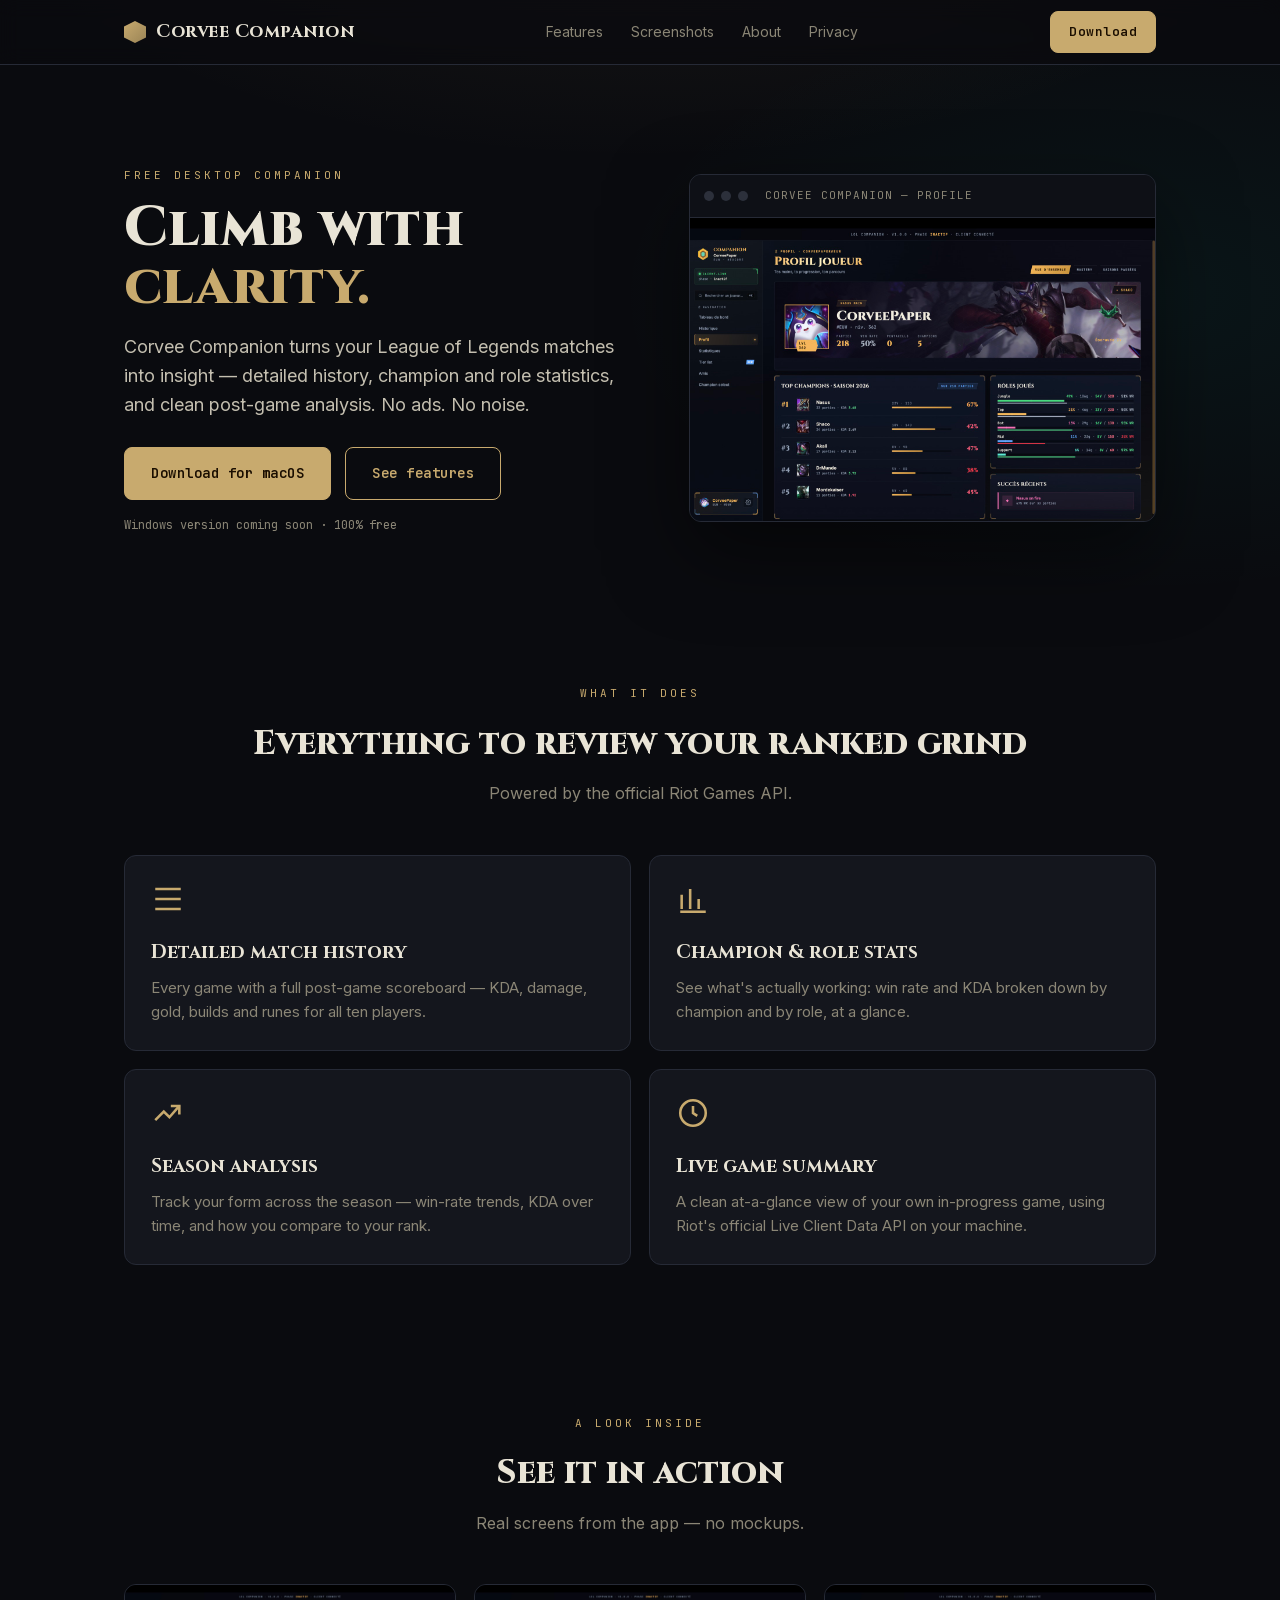
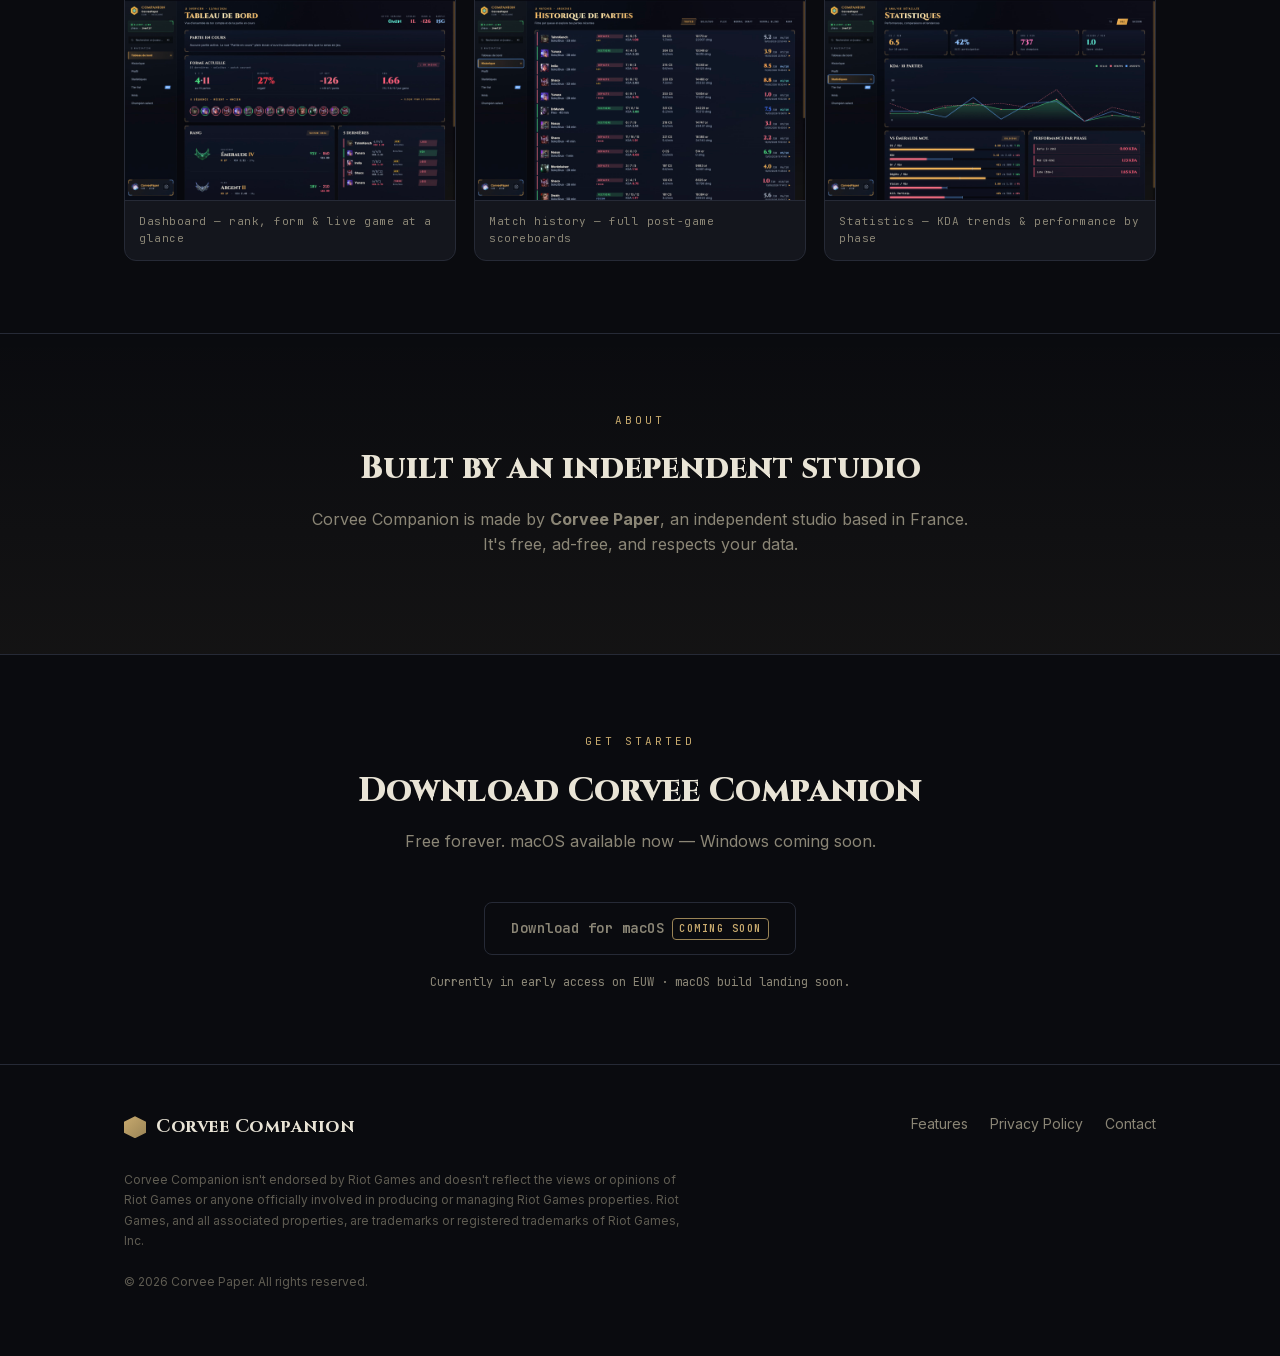
<file: index.html>
<!DOCTYPE html>
<html lang="en">
<head>
  <meta charset="UTF-8" />
  <meta name="viewport" content="width=device-width, initial-scale=1.0" />
  <title>Corvee Companion — Track your League of Legends ranked performance</title>
  <meta name="description" content="Corvee Companion is a free desktop app that turns your League of Legends matches into insight: detailed history, champion and role stats, and post-game analysis. By Corvee Paper." />
  <link rel="stylesheet" href="fonts.css" />
  <link rel="stylesheet" href="style.css" />
</head>
<body>

  <header class="nav">
    <div class="wrap nav-inner">
      <a class="brand" href="/"><span class="mark"></span> Corvee Companion</a>
      <nav class="nav-links">
        <a href="#features">Features</a>
        <a href="#screenshots">Screenshots</a>
        <a href="#about">About</a>
        <a href="privacy.html">Privacy</a>
      </nav>
      <a class="btn btn-primary" href="#download">Download</a>
    </div>
  </header>

  <main>
    <!-- Hero -->
    <section class="hero">
      <div class="wrap hero-grid">
        <div>
          <span class="kicker">Free desktop companion</span>
          <h1>Climb with <span class="accent">clarity.</span></h1>
          <p class="lead">Corvee Companion turns your League of Legends matches into insight — detailed history, champion and role statistics, and clean post-game analysis. No ads. No noise.</p>
          <div class="hero-cta">
            <a class="btn btn-primary btn-lg" href="#download">Download for macOS</a>
            <a class="btn btn-lg" href="#features">See features</a>
          </div>
          <p class="hero-note">Windows version coming soon · 100% free</p>
        </div>

        <!-- Real app screenshot (player profile) -->
        <div class="mock">
          <div class="mock-bar"><i></i><i></i><i></i><span class="ttl">CORVEE COMPANION — PROFILE</span></div>
          <img class="mock-shot" src="img/profil.jpg" width="1600" height="1041" loading="eager"
               alt="Corvee Companion — player profile showing rank, top champions and role statistics" />
        </div>
      </div>
    </section>

    <!-- Features -->
    <section id="features">
      <div class="wrap">
        <div class="section-head">
          <span class="kicker">What it does</span>
          <h2>Everything to review your ranked grind</h2>
          <p>Powered by the official Riot Games API.</p>
        </div>
        <div class="features">
          <div class="feature">
            <svg class="ic" viewBox="0 0 24 24" fill="none" stroke="currentColor" stroke-width="1.8"><path d="M3 5h18M3 12h18M3 19h18"/></svg>
            <h3>Detailed match history</h3>
            <p>Every game with a full post-game scoreboard — KDA, damage, gold, builds and runes for all ten players.</p>
          </div>
          <div class="feature">
            <svg class="ic" viewBox="0 0 24 24" fill="none" stroke="currentColor" stroke-width="1.8"><path d="M4 19V9m6 10V5m6 14v-7"/><path d="M3 21h18"/></svg>
            <h3>Champion &amp; role stats</h3>
            <p>See what's actually working: win rate and KDA broken down by champion and by role, at a glance.</p>
          </div>
          <div class="feature">
            <svg class="ic" viewBox="0 0 24 24" fill="none" stroke="currentColor" stroke-width="1.8"><path d="M3 17l6-6 4 4 7-8"/><path d="M14 7h6v6"/></svg>
            <h3>Season analysis</h3>
            <p>Track your form across the season — win-rate trends, KDA over time, and how you compare to your rank.</p>
          </div>
          <div class="feature">
            <svg class="ic" viewBox="0 0 24 24" fill="none" stroke="currentColor" stroke-width="1.8"><circle cx="12" cy="12" r="9"/><path d="M12 7v5l3 2"/></svg>
            <h3>Live game summary</h3>
            <p>A clean at-a-glance view of your own in-progress game, using Riot's official Live Client Data API on your machine.</p>
          </div>
        </div>
      </div>
    </section>

    <!-- Screenshots -->
    <section id="screenshots">
      <div class="wrap">
        <div class="section-head">
          <span class="kicker">A look inside</span>
          <h2>See it in action</h2>
          <p>Real screens from the app — no mockups.</p>
        </div>
        <div class="shots">
          <figure class="shot">
            <img src="img/dashboard.jpg" width="1600" height="1041" loading="lazy"
                 alt="Dashboard showing current rank, recent form and live game overview" />
            <figcaption>Dashboard — rank, form &amp; live game at a glance</figcaption>
          </figure>
          <figure class="shot">
            <img src="img/history.jpg" width="1600" height="1041" loading="lazy"
                 alt="Match history with detailed post-game scoreboards" />
            <figcaption>Match history — full post-game scoreboards</figcaption>
          </figure>
          <figure class="shot">
            <img src="img/stats.jpg" width="1600" height="1041" loading="lazy"
                 alt="Season statistics with KDA trends and performance breakdown" />
            <figcaption>Statistics — KDA trends &amp; performance by phase</figcaption>
          </figure>
        </div>
      </div>
    </section>

    <!-- About -->
    <section id="about" class="band">
      <div class="wrap">
        <span class="kicker">About</span>
        <h2>Built by an independent studio</h2>
        <p>Corvee Companion is made by <strong>Corvee Paper</strong>, an independent studio based in France.<br/>It's free, ad-free, and respects your data.</p>
      </div>
    </section>

    <!-- Download -->
    <section id="download">
      <div class="wrap">
        <div class="section-head">
          <span class="kicker">Get started</span>
          <h2>Download Corvee Companion</h2>
          <p>Free forever. macOS available now — Windows coming soon.</p>
        </div>
        <div style="text-align:center">
          <span class="btn btn-lg btn-soon">Download for macOS <span class="soon-tag">COMING SOON</span></span>
          <p class="hero-note" style="margin-top:18px">Currently in early access on EUW · macOS build landing soon.</p>
        </div>
      </div>
    </section>
  </main>

  <footer>
    <div class="wrap">
      <div class="foot-grid">
        <div class="brand"><span class="mark"></span> Corvee Companion</div>
        <nav class="foot-links">
          <a href="#features">Features</a>
          <a href="privacy.html">Privacy Policy</a>
          <a href="mailto:contact@corveepaper.fr">Contact</a>
        </nav>
      </div>
      <p class="disclaimer">
        Corvee Companion isn't endorsed by Riot Games and doesn't reflect the views or opinions of Riot Games or anyone officially involved in producing or managing Riot Games properties. Riot Games, and all associated properties, are trademarks or registered trademarks of Riot Games, Inc.
        <br/><br/>
        © <span id="yr">2026</span> Corvee Paper. All rights reserved.
      </p>
    </div>
  </footer>

  <script>document.getElementById('yr').textContent = new Date().getFullYear();</script>
</body>
</html>
</file>
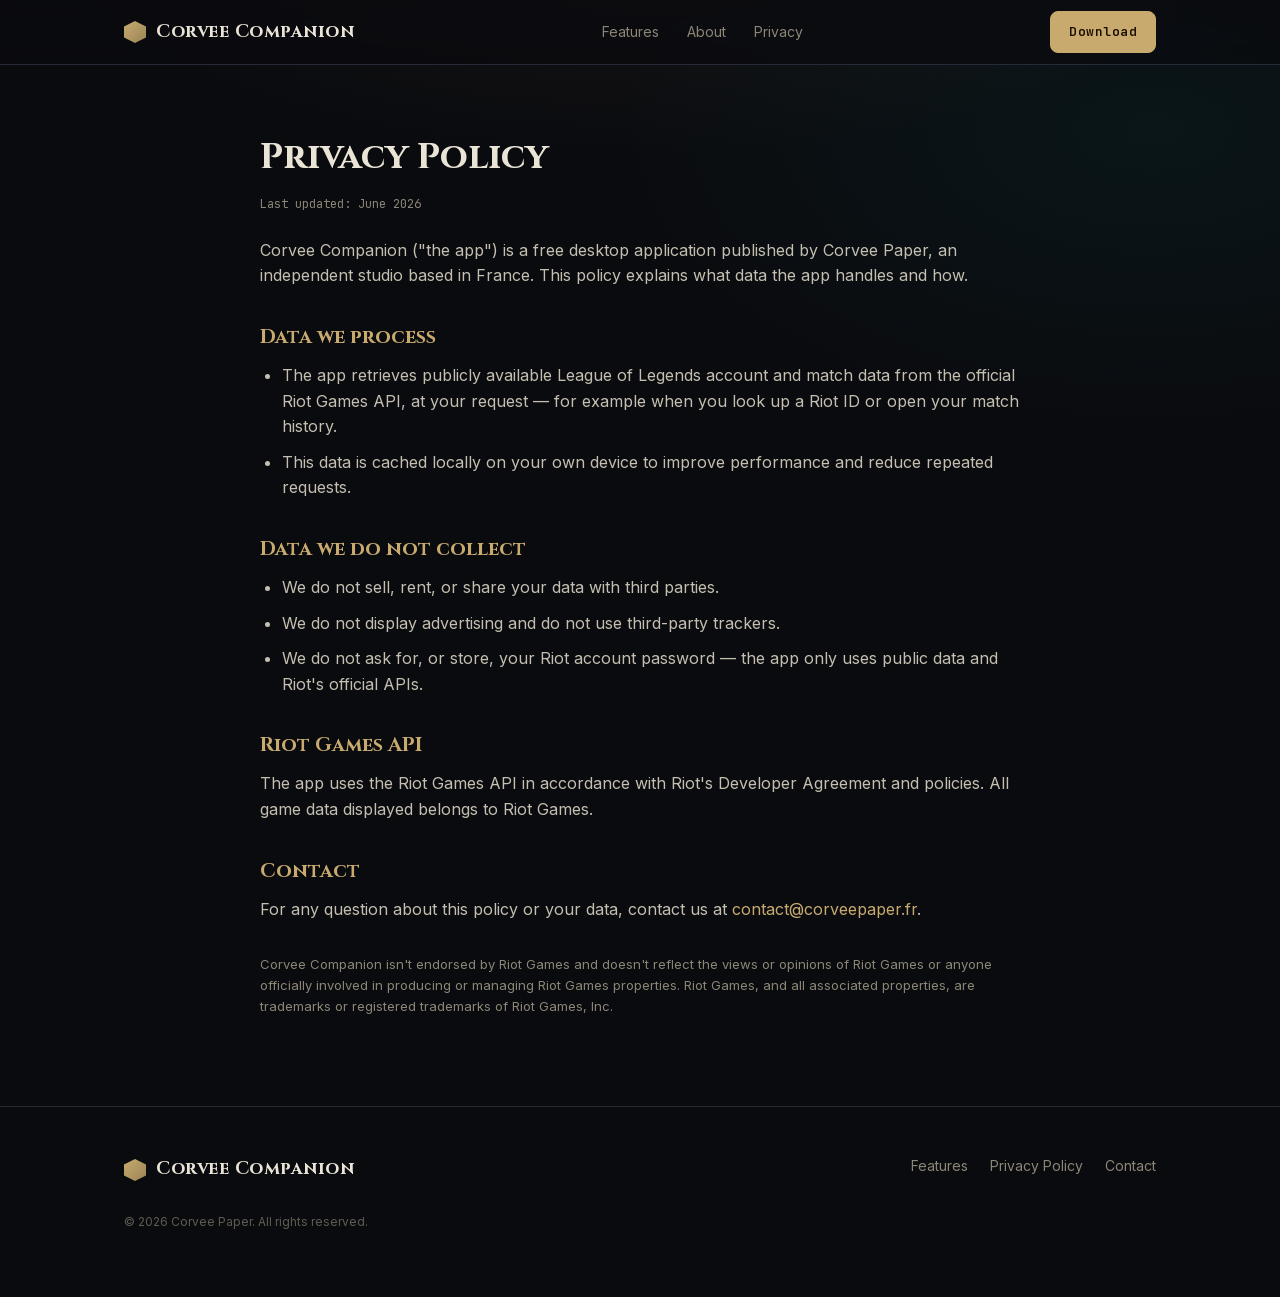
<file: privacy.html>
<!DOCTYPE html>
<html lang="en">
<head>
  <meta charset="UTF-8" />
  <meta name="viewport" content="width=device-width, initial-scale=1.0" />
  <title>Privacy Policy — Corvee Companion</title>
  <meta name="description" content="Privacy policy for Corvee Companion, a free League of Legends companion app by Corvee Paper." />
  <link rel="stylesheet" href="fonts.css" />
  <link rel="stylesheet" href="style.css" />
</head>
<body>

  <header class="nav">
    <div class="wrap nav-inner">
      <a class="brand" href="/"><span class="mark"></span> Corvee Companion</a>
      <nav class="nav-links">
        <a href="index.html#features">Features</a>
        <a href="index.html#about">About</a>
        <a href="privacy.html">Privacy</a>
      </nav>
      <a class="btn btn-primary" href="index.html#download">Download</a>
    </div>
  </header>

  <main class="wrap doc">
    <h1>Privacy Policy</h1>
    <p class="updated">Last updated: June 2026</p>

    <p>Corvee Companion ("the app") is a free desktop application published by Corvee Paper, an independent studio based in France. This policy explains what data the app handles and how.</p>

    <h2>Data we process</h2>
    <ul>
      <li>The app retrieves publicly available League of Legends account and match data from the official Riot Games API, at your request — for example when you look up a Riot ID or open your match history.</li>
      <li>This data is cached locally on your own device to improve performance and reduce repeated requests.</li>
    </ul>

    <h2>Data we do not collect</h2>
    <ul>
      <li>We do not sell, rent, or share your data with third parties.</li>
      <li>We do not display advertising and do not use third-party trackers.</li>
      <li>We do not ask for, or store, your Riot account password — the app only uses public data and Riot's official APIs.</li>
    </ul>

    <h2>Riot Games API</h2>
    <p>The app uses the Riot Games API in accordance with Riot's Developer Agreement and policies. All game data displayed belongs to Riot Games.</p>

    <h2>Contact</h2>
    <p>For any question about this policy or your data, contact us at <a href="mailto:contact@corveepaper.fr" style="color:var(--gold)">contact@corveepaper.fr</a>.</p>

    <p style="margin-top:32px; font-size:13px; color:var(--muted)">Corvee Companion isn't endorsed by Riot Games and doesn't reflect the views or opinions of Riot Games or anyone officially involved in producing or managing Riot Games properties. Riot Games, and all associated properties, are trademarks or registered trademarks of Riot Games, Inc.</p>
  </main>

  <footer>
    <div class="wrap">
      <div class="foot-grid">
        <div class="brand"><span class="mark"></span> Corvee Companion</div>
        <nav class="foot-links">
          <a href="index.html#features">Features</a>
          <a href="privacy.html">Privacy Policy</a>
          <a href="mailto:contact@corveepaper.fr">Contact</a>
        </nav>
      </div>
      <p class="disclaimer">© <span id="yr">2026</span> Corvee Paper. All rights reserved.</p>
    </div>
  </footer>

  <script>document.getElementById('yr').textContent = new Date().getFullYear();</script>
</body>
</html>
</file>
<file: fonts.css>
/* Polices auto-hébergées (RGPD : aucune requête vers Google, aucune IP visiteur partagée).
   Fichiers VARIABLES — une plage de graisses par fichier. */
@font-face{font-family:'Cinzel';font-style:normal;font-weight:400 900;font-display:swap;src:url(fonts/cinzel.woff2) format('woff2');}
@font-face{font-family:'Inter';font-style:normal;font-weight:100 900;font-display:swap;src:url(fonts/inter.woff2) format('woff2');}
@font-face{font-family:'JetBrains Mono';font-style:normal;font-weight:100 800;font-display:swap;src:url(fonts/jetbrains-mono.woff2) format('woff2');}
</file>
<file: style.css>
/* Corvee Companion — landing
   Palette "Hexcore" cohérente avec l'app : or / cyan sur fond sombre.
   100% statique, polices auto-hébergées (cf. fonts.css → aucun appel externe, RGPD propre). */

:root {
  --bg: #0a0b0f;
  --bg-2: #0e1016;
  --panel: #14161d;
  --panel-2: #191c25;
  --line: #262a36;
  --text: #e9e4d6;
  --muted: #8b8676;
  --gold: #c8aa6e;
  --gold-dim: #9a8456;
  --cyan: #0ac8b9;
  --magenta: #c0468f;
  --radius: 12px;
  --maxw: 1080px;
}

* { box-sizing: border-box; margin: 0; padding: 0; }

html { scroll-behavior: smooth; }

body {
  background:
    radial-gradient(1200px 600px at 50% -200px, rgba(200,170,110,0.10), transparent 60%),
    radial-gradient(900px 500px at 90% 10%, rgba(10,200,185,0.06), transparent 60%),
    var(--bg);
  color: var(--text);
  font-family: 'Inter', -apple-system, BlinkMacSystemFont, sans-serif;
  line-height: 1.6;
  -webkit-font-smoothing: antialiased;
}

.wrap { max-width: var(--maxw); margin: 0 auto; padding: 0 24px; }

a { color: inherit; text-decoration: none; }

.kicker {
  font-family: 'JetBrains Mono', monospace;
  font-size: 11px; letter-spacing: 3px; text-transform: uppercase;
  color: var(--gold); display: inline-block; margin-bottom: 14px;
}

/* ---------- Header ---------- */
header.nav {
  position: sticky; top: 0; z-index: 50;
  backdrop-filter: blur(10px);
  background: rgba(10,11,15,0.72);
  border-bottom: 1px solid var(--line);
}
.nav-inner { display: flex; align-items: center; justify-content: space-between; height: 64px; }
.brand { display: flex; align-items: center; gap: 10px; font-family: 'Cinzel', serif; font-weight: 700; font-size: 18px; letter-spacing: 0.5px; }
.brand .mark {
  width: 22px; height: 22px; transform: rotate(0deg);
  background: linear-gradient(135deg, var(--gold), var(--gold-dim));
  clip-path: polygon(50% 0, 100% 25%, 100% 75%, 50% 100%, 0 75%, 0 25%);
}
.nav-links { display: flex; align-items: center; gap: 28px; font-size: 14px; color: var(--muted); }
.nav-links a:hover { color: var(--text); }

.btn {
  display: inline-flex; align-items: center; gap: 8px;
  font-family: 'JetBrains Mono', monospace; font-size: 13px; font-weight: 600;
  letter-spacing: 0.5px; padding: 10px 18px; border-radius: 8px; cursor: pointer;
  border: 1px solid var(--gold); color: var(--gold); background: transparent;
  transition: all .15s ease;
}
.btn:hover { background: var(--gold); color: #1a0e00; }
.btn-primary { background: var(--gold); color: #1a0e00; }
.btn-primary:hover { background: #d9bd82; border-color: #d9bd82; }
.btn-lg { padding: 14px 26px; font-size: 14px; }
/* État "bientôt dispo" : non cliquable, sans le faux affordance d'un lien mort. */
.btn-soon {
  cursor: default; background: transparent; color: var(--muted);
  border-color: var(--line); pointer-events: none;
}
.btn-soon:hover { background: transparent; color: var(--muted); border-color: var(--line); }
.btn-soon .soon-tag {
  font-size: 10px; letter-spacing: 1.5px; color: var(--gold);
  border: 1px solid var(--gold-dim); border-radius: 4px; padding: 2px 6px;
}

/* ---------- Hero ---------- */
.hero { padding: 96px 0 72px; }
.hero-grid { display: grid; grid-template-columns: 1.05fr 0.95fr; gap: 48px; align-items: center; }
.hero h1 {
  font-family: 'Cinzel', serif; font-weight: 800; font-size: 56px; line-height: 1.04;
  letter-spacing: 0.3px; margin-bottom: 18px;
}
.hero h1 .accent { color: var(--gold); }
.hero p.lead { font-size: 18px; color: #c4bfb0; max-width: 30em; margin-bottom: 28px; }
.hero-cta { display: flex; gap: 14px; align-items: center; flex-wrap: wrap; }
.hero-note { font-family: 'JetBrains Mono', monospace; font-size: 12px; color: var(--muted); margin-top: 16px; }

/* App mockup */
.mock {
  background: var(--panel); border: 1px solid var(--line); border-radius: var(--radius);
  box-shadow: 0 30px 80px rgba(0,0,0,0.5); overflow: hidden;
}
.mock-shot { display: block; width: 100%; height: auto; }
.mock-bar { display: flex; align-items: center; gap: 7px; padding: 12px 14px; border-bottom: 1px solid var(--line); background: var(--bg-2); }
.mock-bar i { width: 10px; height: 10px; border-radius: 50%; background: #2c303b; display: block; }
.mock-bar .ttl { margin-left: 10px; font-family: 'JetBrains Mono', monospace; font-size: 11px; color: var(--muted); letter-spacing: 1px; }
.mock-body { padding: 18px; display: grid; gap: 14px; }
.mock-hero-row { display: flex; gap: 14px; align-items: center; }
.mock-ava { width: 56px; height: 56px; border-radius: 8px; border: 2px solid var(--gold); background: linear-gradient(135deg, #20242f, #2c3240); flex: 0 0 auto; }
.mock-name { font-family: 'Cinzel', serif; font-size: 20px; font-weight: 700; }
.mock-sub { font-family: 'JetBrains Mono', monospace; font-size: 11px; color: var(--muted); }
.mock-stats { display: grid; grid-template-columns: repeat(4, 1fr); gap: 10px; }
.mock-stat { background: var(--panel-2); border: 1px solid var(--line); border-radius: 8px; padding: 10px; }
.mock-stat .l { font-family: 'JetBrains Mono', monospace; font-size: 9px; letter-spacing: 1px; color: var(--muted); }
.mock-stat .v { font-family: 'Cinzel', serif; font-size: 22px; font-weight: 800; color: var(--gold); }
.mock-stat .v.good { color: var(--cyan); }
.mock-rows { display: grid; gap: 7px; }
.mock-row { display: flex; align-items: center; gap: 10px; background: var(--panel-2); border-left: 3px solid var(--cyan); border-radius: 6px; padding: 8px 10px; }
.mock-row.loss { border-left-color: var(--magenta); }
.mock-chip { width: 26px; height: 26px; border-radius: 6px; background: linear-gradient(135deg,#262b38,#323847); flex: 0 0 auto; }
.mock-row .kda { font-family: 'JetBrains Mono', monospace; font-size: 12px; margin-left: auto; color: var(--text); }
.mock-row .tag { font-family: 'JetBrains Mono', monospace; font-size: 9px; color: var(--cyan); letter-spacing: 1px; }
.mock-row.loss .tag { color: var(--magenta); }

/* ---------- Features ---------- */
section { padding: 72px 0; }
.section-head { text-align: center; margin-bottom: 48px; }
.section-head h2 { font-family: 'Cinzel', serif; font-size: 34px; font-weight: 800; }
.section-head p { color: var(--muted); margin-top: 10px; }
.features { display: grid; grid-template-columns: repeat(2, 1fr); gap: 18px; }
.feature { background: var(--panel); border: 1px solid var(--line); border-radius: var(--radius); padding: 26px; transition: border-color .15s ease, transform .15s ease; }
.feature:hover { border-color: var(--gold-dim); transform: translateY(-2px); }
.feature .ic { width: 34px; height: 34px; margin-bottom: 14px; color: var(--gold); }
.feature h3 { font-family: 'Cinzel', serif; font-size: 19px; font-weight: 700; margin-bottom: 8px; }
.feature p { color: var(--muted); font-size: 15px; }

/* ---------- Screenshots gallery ---------- */
.shots { display: grid; grid-template-columns: repeat(3, 1fr); gap: 18px; }
.shot {
  margin: 0; background: var(--panel); border: 1px solid var(--line);
  border-radius: var(--radius); overflow: hidden;
  transition: border-color .15s ease, transform .15s ease;
}
.shot:hover { border-color: var(--gold-dim); transform: translateY(-2px); }
.shot img { display: block; width: 100%; height: auto; border-bottom: 1px solid var(--line); }
.shot figcaption {
  padding: 12px 14px; font-family: 'JetBrains Mono', monospace;
  font-size: 11px; letter-spacing: 0.5px; color: var(--muted);
}

/* ---------- CTA band ---------- */
.band { text-align: center; background: linear-gradient(180deg, transparent, rgba(200,170,110,0.05)); border-top: 1px solid var(--line); border-bottom: 1px solid var(--line); }
.band h2 { font-family: 'Cinzel', serif; font-size: 32px; font-weight: 800; margin-bottom: 12px; }
.band p { color: var(--muted); margin-bottom: 24px; }

/* ---------- Footer ---------- */
footer { padding: 48px 0 64px; border-top: 1px solid var(--line); }
.foot-grid { display: flex; justify-content: space-between; gap: 24px; flex-wrap: wrap; align-items: flex-start; }
.foot-links { display: flex; gap: 22px; font-size: 14px; color: var(--muted); }
.foot-links a:hover { color: var(--text); }
.disclaimer { margin-top: 28px; font-size: 12px; color: #5f5c52; line-height: 1.7; max-width: 70ch; }

/* ---------- Privacy page ---------- */
.doc { padding: 64px 0 80px; max-width: 760px; }
.doc h1 { font-family: 'Cinzel', serif; font-size: 36px; margin-bottom: 8px; }
.doc h2 { font-family: 'Cinzel', serif; font-size: 20px; margin: 32px 0 10px; color: var(--gold); }
.doc p, .doc li { color: #c4bfb0; margin-bottom: 10px; }
.doc ul { padding-left: 22px; }
.doc .updated { font-family: 'JetBrains Mono', monospace; font-size: 12px; color: var(--muted); margin-bottom: 24px; }

/* ---------- Responsive ---------- */
@media (max-width: 860px) {
  .hero-grid { grid-template-columns: 1fr; gap: 36px; }
  .hero h1 { font-size: 40px; }
  .features { grid-template-columns: 1fr; }
  .shots { grid-template-columns: 1fr; }
  .nav-links { display: none; }
}
</file>
